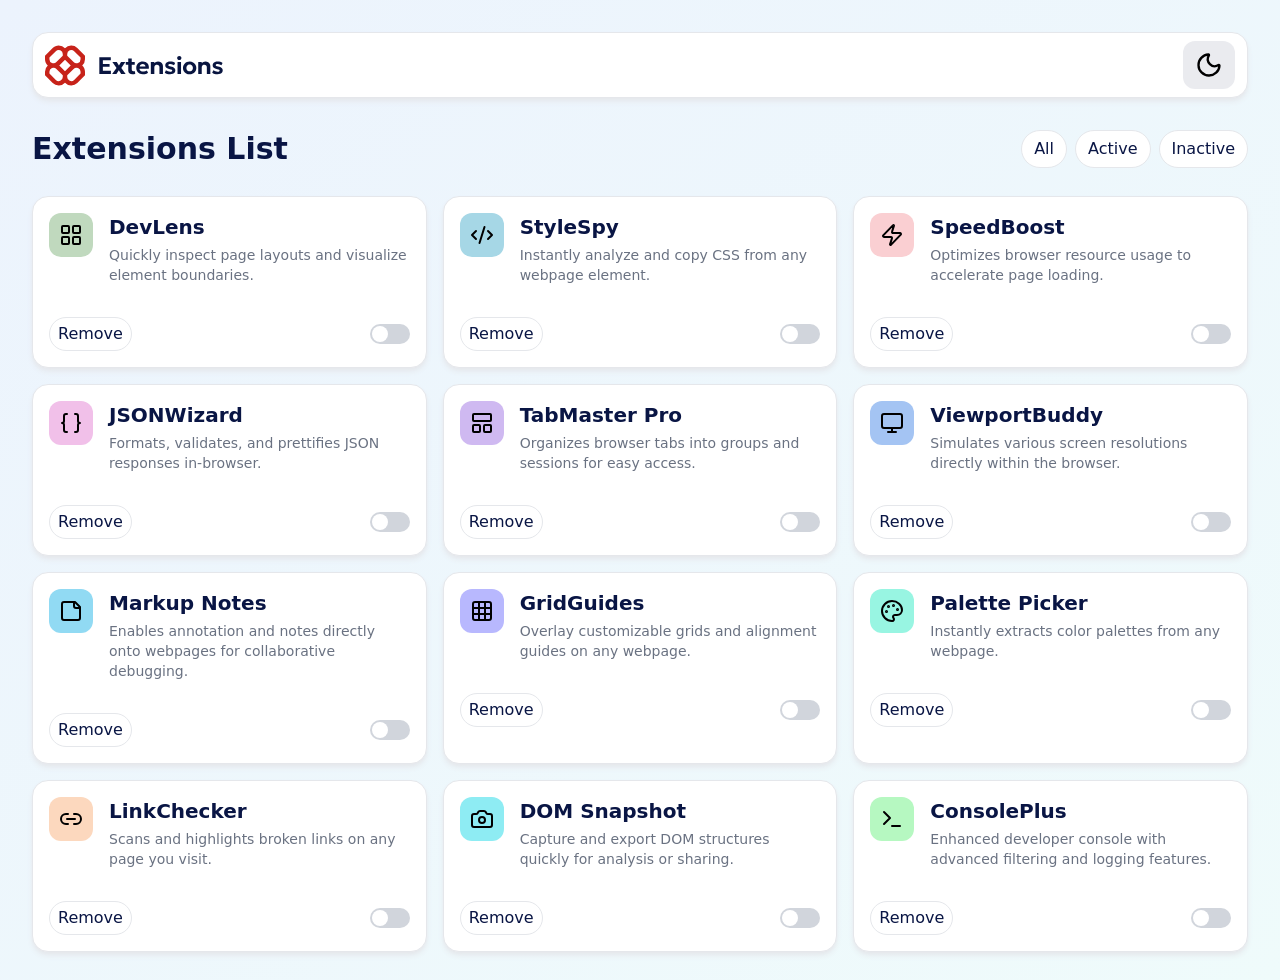
<file: src/index.html>
<!DOCTYPE html>
<html lang="en">
  <head>
    <meta charset="UTF-8" />
    <meta name="viewport" content="width=device-width, initial-scale=1.0" />
    <link
      rel="icon"
      type="image/png"
      sizes="32x32"
      href="./assets/images/favicon.png"
    />
    <link href="./output.css" rel="stylesheet" />
    <script src="./script.js" defer></script>
    <title>Aliyaser-Mousavi | Browser extensions manager UI</title>
    <style>
      .scale-0 {
        transform: scale(0);
      }
      .scale-100 {
        transform: scale(1);
      }
      #hover-bg {
        will-change: transform;
      }
      .ripple-bg {
        will-change: transform;
      }
      @keyframes bounceOutFade {
        0% {
          opacity: 1;
          transform: translateY(0) scale(1);
        }
        30% {
          transform: translateY(-10px) scale(1.03);
        }
        100% {
          opacity: 0;
          transform: translateY(40px) scale(0.8);
        }
      }
      .extension-card {
        transition: margin 0.4s ease;
      }
      .extension-card.removing {
        animation: bounceOutFade 0.6s cubic-bezier(0.22, 1, 0.36, 1) forwards;
        margin: 0;
      }
    </style>
  </head>
  <body
    class="min-h-screen bg-linear-to-br from-[#ECF3FD] to-[#EFFBFB] dark:from-[#060B1D] dark:to-[#0A1640]"
  >
    <header class="px-4 mx-auto max-w-7xl lg:px-8 md:px-6 sm:px-5">
      <div
        class="bg-white dark:bg-[#1F2535] flex items-center justify-between mt-8 py-2 px-3 rounded-2xl shadow-md shadow-gray-200 dark:shadow-gray-900 border border-gray-200 dark:border-gray-700"
      >
        <div>
          <img
            src="./assets/images/logo.svg"
            alt="Website logo"
            class="block dark:hidden max-w-[179px] h-[41px]"
          />
          <img
            src="./assets/images/logo.png"
            alt="Website logo"
            class="hidden dark:block max-w-[179px] h-[41px]"
          />
        </div>
        <div
          id="btn"
          class="relative inline-flex items-center justify-center overflow-hidden rounded-xl bg-gray-200/80 dark:bg-gray-400 p-2.5 cursor-pointer group"
        >
          <span
            id="hover-bg"
            class="absolute inset-0 transition-transform duration-500 scale-0 bg-gray-400 cursor-pointer pointer-events-none dark:bg-gray-600 rounded-xl"
          ></span>
          <button
            id="theme-toggle"
            class="relative z-10 flex items-center justify-center w-8 cursor-pointer 8"
          >
            <svg
              xmlns="http://www.w3.org/2000/svg"
              width="28"
              height="28"
              viewBox="0 0 24 24"
              fill="none"
              stroke="currentColor"
              stroke-width="2"
              stroke-linecap="round"
              stroke-linejoin="round"
              id="theme-toggle-light-icon"
              class="transition-colors duration-500 cursor-pointer group-hover:text-white dark:hidden"
            >
              <path
                d="M20.985 12.486a9 9 0 1 1-9.473-9.472c.405-.022.617.46.402.803a6 6 0 0 0 8.268 8.268c.344-.215.825-.004.803.401"
              />
            </svg>

            <svg
              xmlns="http://www.w3.org/2000/svg"
              width="28"
              height="28"
              viewBox="0 0 24 24"
              fill="none"
              stroke="currentColor"
              stroke-width="2"
              stroke-linecap="round"
              stroke-linejoin="round"
              id="theme-toggle-dark-icon"
              class="hidden transition-colors duration-500 cursor-pointer group-hover:text-white dark:block"
            >
              <circle cx="12" cy="12" r="4" />
              <path d="M12 2v2" />
              <path d="M12 20v2" />
              <path d="m4.93 4.93 1.41 1.41" />
              <path d="m17.66 17.66 1.41 1.41" />
              <path d="M2 12h2" />
              <path d="M20 12h2" />
              <path d="m6.34 17.66-1.41 1.41" />
              <path d="m19.07 4.93-1.41 1.41" />
            </svg>
          </button>
        </div>
      </div>
    </header>
    <section
      class="px-4 pt-4 mx-auto max-w-7xl lg:px-8 md:px-6 sm:px-5 lg:pt-8 md:pt-6"
    >
      <div
        class="flex flex-col items-center justify-between gap-4 sm:flex-row md:gap-6"
      >
        <div class="text-center sm:text-left">
          <h1
            class="text-[#091544] dark:text-white font-bold lg:text-3xl md:text-2xl text-xl"
          >
            Extensions List
          </h1>
        </div>
        <div
          class="flex flex-wrap items-center justify-center gap-2 md:justify-end"
        >
          <div
            class="ripple-btn relative inline-flex items-center justify-center overflow-hidden rounded-full border border-gray-200 dark:border-gray-700 dark:hover:border-gray-900 bg-white px-3 py-1.5 cursor-pointer dark:bg-[#2F364B] group"
          >
            <span
              class="absolute inset-0 transition-transform duration-500 scale-0 bg-[#C7291A] rounded-full"
            ></span>
            <a
              id="filter-all"
              href="#"
              class="relative z-10 text-[#091544] dark:text-white dark:group-hover:text-[#091544] font-medium group-hover:text-white transition-colors"
              >All</a
            >
          </div>
          <div
            class="ripple-btn relative inline-flex items-center justify-center overflow-hidden rounded-full border border-gray-200 dark:border-gray-700 dark:hover:border-gray-900 bg-white px-3 py-1.5 cursor-pointer dark:bg-[#2F364B] group"
          >
            <span
              class="absolute inset-0 transition-transform duration-500 scale-0 bg-[#C7291A] rounded-full"
            ></span>
            <a
              id="filter-active"
              href="#"
              class="relative z-10 text-[#091544] dark:text-white font-medium dark:group-hover:text-[#091544] group-hover:text-white transition-colors"
              >Active</a
            >
          </div>
          <div
            class="ripple-btn relative inline-flex items-center justify-center overflow-hidden rounded-full border border-gray-200 dark:border-gray-700 dark:hover:border-gray-900 bg-white px-3 py-1.5 cursor-pointer dark:bg-[#2F364B] group"
          >
            <span
              class="absolute inset-0 transition-transform duration-500 scale-0 bg-[#C7291A] rounded-full"
            ></span>
            <a
              id="filter-inactive"
              href="#"
              class="relative z-10 text-[#091544] dark:text-white dark:group-hover:text-[#091544] font-medium group-hover:text-white transition-colors"
              >Inactive</a
            >
          </div>
        </div>
      </div>
      <div
        class="grid justify-between grid-cols-1 gap-4 py-7 lg:grid-cols-3 sm:grid-cols-2"
      >
        <div
          data-id="1"
          class="bg-white dark:bg-[#1F2535] rounded-2xl shadow-md shadow-gray-200 dark:shadow-gray-900 border border-gray-200 dark:border-gray-700 extension-card"
        >
          <div class="flex items-start gap-4 p-4">
            <div class="bg-[#C0D9BE] p-2.5 rounded-xl">
              <svg
                xmlns="http://www.w3.org/2000/svg"
                width="24"
                height="24"
                viewBox="0 0 24 24"
                fill="none"
                stroke="currentColor"
                stroke-width="2"
                stroke-linecap="round"
                stroke-linejoin="round"
                class="lucide lucide-layout-grid-icon lucide-layout-grid"
              >
                <rect width="7" height="7" x="3" y="3" rx="1" />
                <rect width="7" height="7" x="14" y="3" rx="1" />
                <rect width="7" height="7" x="14" y="14" rx="1" />
                <rect width="7" height="7" x="3" y="14" rx="1" />
              </svg>
            </div>
            <div>
              <h2 class="text-[#091544] dark:text-white font-bold text-xl">
                DevLens
              </h2>
              <p class="pt-1 text-sm text-gray-500">
                Quickly inspect page layouts and visualize element boundaries.
              </p>
            </div>
          </div>
          <div class="flex items-end justify-between p-4">
            <div>
              <div
                class="ripple-btn relative inline-flex items-center justify-center overflow-hidden rounded-full border border-gray-200 dark:border-gray-700 dark:hover:border-gray-900 bg-white px-2 py-1 cursor-pointer dark:bg-[#2F364B] group"
              >
                <span
                  class="absolute inset-0 transition-transform duration-500 scale-0 bg-[#C7291A] rounded-full"
                ></span>
                <a
                  href="#"
                  class="relative z-10 text-[#091544] dark:text-white font-medium dark:group-hover:text-[#091544] group-hover:text-white transition-colors remove-btn"
                  >Remove</a
                >
              </div>
            </div>
            <div>
              <label class="relative inline-flex items-center cursor-pointer">
                <input type="checkbox" class="sr-only peer" />
                <div
                  class="w-10 h-5 transition-colors duration-300 bg-gray-300 rounded-full peer peer-checked:bg-red-600"
                ></div>
                <div
                  class="absolute left-0.5 top-0.5 w-4 h-4 bg-white rounded-full transition-transform duration-300 peer-checked:translate-x-5"
                ></div>
              </label>
            </div>
          </div>
        </div>
        <div
          data-id="2"
          class="bg-white dark:bg-[#1F2535] rounded-2xl shadow-md shadow-gray-200 dark:shadow-gray-900 border border-gray-200 dark:border-gray-700 extension-card"
        >
          <div class="flex items-start gap-4 p-4">
            <div class="bg-[#A6D7E6] p-2.5 rounded-xl">
              <svg
                xmlns="http://www.w3.org/2000/svg"
                width="24"
                height="24"
                viewBox="0 0 24 24"
                fill="none"
                stroke="currentColor"
                stroke-width="2"
                stroke-linecap="round"
                stroke-linejoin="round"
                class="lucide lucide-code-xml-icon lucide-code-xml"
              >
                <path d="m18 16 4-4-4-4" />
                <path d="m6 8-4 4 4 4" />
                <path d="m14.5 4-5 16" />
              </svg>
            </div>
            <div>
              <h2 class="text-[#091544] dark:text-white font-bold text-xl">
                StyleSpy
              </h2>
              <p class="pt-1 text-sm text-gray-500">
                Instantly analyze and copy CSS from any webpage element.
              </p>
            </div>
          </div>
          <div class="flex items-end justify-between p-4">
            <div>
              <div
                class="ripple-btn relative inline-flex items-center justify-center overflow-hidden rounded-full border border-gray-200 dark:border-gray-700 dark:hover:border-gray-900 bg-white px-2 py-1 cursor-pointer dark:bg-[#2F364B] group"
              >
                <span
                  class="absolute inset-0 transition-transform duration-500 scale-0 bg-[#C7291A] rounded-full"
                ></span>
                <a
                  href="#"
                  class="relative z-10 text-[#091544] dark:text-white font-medium dark:group-hover:text-[#091544] group-hover:text-white transition-colors remove-btn"
                  >Remove</a
                >
              </div>
            </div>
            <div>
              <label class="relative inline-flex items-center cursor-pointer">
                <input type="checkbox" class="sr-only peer" />
                <div
                  class="w-10 h-5 transition-colors duration-300 bg-gray-300 rounded-full peer peer-checked:bg-red-600"
                ></div>
                <div
                  class="absolute left-0.5 top-0.5 w-4 h-4 bg-white rounded-full transition-transform duration-300 peer-checked:translate-x-5"
                ></div>
              </label>
            </div>
          </div>
        </div>
        <div
          data-id="3"
          class="bg-white dark:bg-[#1F2535] rounded-2xl shadow-md shadow-gray-200 dark:shadow-gray-900 border border-gray-200 dark:border-gray-700 extension-card"
        >
          <div class="flex items-start gap-4 p-4">
            <div class="bg-[#FACFD2] p-2.5 rounded-xl">
              <svg
                xmlns="http://www.w3.org/2000/svg"
                width="24"
                height="24"
                viewBox="0 0 24 24"
                fill="none"
                stroke="currentColor"
                stroke-width="2"
                stroke-linecap="round"
                stroke-linejoin="round"
                class="lucide lucide-zap-icon lucide-zap"
              >
                <path
                  d="M4 14a1 1 0 0 1-.78-1.63l9.9-10.2a.5.5 0 0 1 .86.46l-1.92 6.02A1 1 0 0 0 13 10h7a1 1 0 0 1 .78 1.63l-9.9 10.2a.5.5 0 0 1-.86-.46l1.92-6.02A1 1 0 0 0 11 14z"
                />
              </svg>
            </div>
            <div>
              <h2 class="text-[#091544] dark:text-white font-bold text-xl">
                SpeedBoost
              </h2>
              <p class="pt-1 text-sm text-gray-500">
                Optimizes browser resource usage to accelerate page loading.
              </p>
            </div>
          </div>
          <div class="flex items-end justify-between p-4">
            <div>
              <div
                class="ripple-btn relative inline-flex items-center justify-center overflow-hidden rounded-full border border-gray-200 dark:border-gray-700 dark:hover:border-gray-900 bg-white px-2 py-1 cursor-pointer dark:bg-[#2F364B] group"
              >
                <span
                  class="absolute inset-0 transition-transform duration-500 scale-0 bg-[#C7291A] rounded-full"
                ></span>
                <a
                  href="#"
                  class="relative z-10 text-[#091544] dark:text-white font-medium dark:group-hover:text-[#091544] group-hover:text-white transition-colors remove-btn"
                  >Remove</a
                >
              </div>
            </div>
            <div>
              <label class="relative inline-flex items-center cursor-pointer">
                <input type="checkbox" class="sr-only peer" />
                <div
                  class="w-10 h-5 transition-colors duration-300 bg-gray-300 rounded-full peer peer-checked:bg-red-600"
                ></div>
                <div
                  class="absolute left-0.5 top-0.5 w-4 h-4 bg-white rounded-full transition-transform duration-300 peer-checked:translate-x-5"
                ></div>
              </label>
            </div>
          </div>
        </div>
        <div
          data-id="4"
          class="bg-white dark:bg-[#1F2535] rounded-2xl shadow-md shadow-gray-200 dark:shadow-gray-900 border border-gray-200 dark:border-gray-700 extension-card"
        >
          <div class="flex items-start gap-4 p-4">
            <div class="bg-[#F1C0E9] p-2.5 rounded-xl">
              <svg
                xmlns="http://www.w3.org/2000/svg"
                width="24"
                height="24"
                viewBox="0 0 24 24"
                fill="none"
                stroke="currentColor"
                stroke-width="2"
                stroke-linecap="round"
                stroke-linejoin="round"
                class="lucide lucide-braces-icon lucide-braces"
              >
                <path
                  d="M8 3H7a2 2 0 0 0-2 2v5a2 2 0 0 1-2 2 2 2 0 0 1 2 2v5c0 1.1.9 2 2 2h1"
                />
                <path
                  d="M16 21h1a2 2 0 0 0 2-2v-5c0-1.1.9-2 2-2a2 2 0 0 1-2-2V5a2 2 0 0 0-2-2h-1"
                />
              </svg>
            </div>
            <div>
              <h2 class="text-[#091544] dark:text-white font-bold text-xl">
                JSONWizard
              </h2>
              <p class="pt-1 text-sm text-gray-500">
                Formats, validates, and prettifies JSON responses in-browser.
              </p>
            </div>
          </div>
          <div class="flex items-end justify-between p-4">
            <div>
              <div
                class="ripple-btn relative inline-flex items-center justify-center overflow-hidden rounded-full border border-gray-200 dark:border-gray-700 dark:hover:border-gray-900 bg-white px-2 py-1 cursor-pointer dark:bg-[#2F364B] group"
              >
                <span
                  class="absolute inset-0 transition-transform duration-500 scale-0 bg-[#C7291A] rounded-full"
                ></span>
                <a
                  href="#"
                  class="relative z-10 text-[#091544] dark:text-white font-medium dark:group-hover:text-[#091544] group-hover:text-white transition-colors remove-btn"
                  >Remove</a
                >
              </div>
            </div>
            <div>
              <label class="relative inline-flex items-center cursor-pointer">
                <input type="checkbox" class="sr-only peer" />
                <div
                  class="w-10 h-5 transition-colors duration-300 bg-gray-300 rounded-full peer peer-checked:bg-red-600"
                ></div>
                <div
                  class="absolute left-0.5 top-0.5 w-4 h-4 bg-white rounded-full transition-transform duration-300 peer-checked:translate-x-5"
                ></div>
              </label>
            </div>
          </div>
        </div>
        <div
          data-id="5"
          class="bg-white dark:bg-[#1F2535] rounded-2xl shadow-md shadow-gray-200 dark:shadow-gray-900 border border-gray-200 dark:border-gray-700 extension-card"
        >
          <div class="flex items-start gap-4 p-4">
            <div class="bg-[#CFB9F1] p-2.5 rounded-xl">
              <svg
                xmlns="http://www.w3.org/2000/svg"
                width="24"
                height="24"
                viewBox="0 0 24 24"
                fill="none"
                stroke="currentColor"
                stroke-width="2"
                stroke-linecap="round"
                stroke-linejoin="round"
                class="lucide lucide-layout-panel-top-icon lucide-layout-panel-top"
              >
                <rect width="18" height="7" x="3" y="3" rx="1" />
                <rect width="7" height="7" x="3" y="14" rx="1" />
                <rect width="7" height="7" x="14" y="14" rx="1" />
              </svg>
            </div>
            <div>
              <h2 class="text-[#091544] dark:text-white font-bold text-xl">
                TabMaster Pro
              </h2>
              <p class="pt-1 text-sm text-gray-500">
                Organizes browser tabs into groups and sessions for easy access.
              </p>
            </div>
          </div>
          <div class="flex items-end justify-between p-4">
            <div>
              <div
                class="ripple-btn relative inline-flex items-center justify-center overflow-hidden rounded-full border border-gray-200 dark:border-gray-700 dark:hover:border-gray-900 bg-white px-2 py-1 cursor-pointer dark:bg-[#2F364B] group"
              >
                <span
                  class="absolute inset-0 transition-transform duration-500 scale-0 bg-[#C7291A] rounded-full"
                ></span>
                <a
                  href="#"
                  class="relative z-10 text-[#091544] dark:text-white font-medium dark:group-hover:text-[#091544] group-hover:text-white transition-colors remove-btn"
                  >Remove</a
                >
              </div>
            </div>
            <div>
              <label class="relative inline-flex items-center cursor-pointer">
                <input type="checkbox" class="sr-only peer" />
                <div
                  class="w-10 h-5 transition-colors duration-300 bg-gray-300 rounded-full peer peer-checked:bg-red-600"
                ></div>
                <div
                  class="absolute left-0.5 top-0.5 w-4 h-4 bg-white rounded-full transition-transform duration-300 peer-checked:translate-x-5"
                ></div>
              </label>
            </div>
          </div>
        </div>
        <div
          data-id="6"
          class="bg-white dark:bg-[#1F2535] rounded-2xl shadow-md shadow-gray-200 dark:shadow-gray-900 border border-gray-200 dark:border-gray-700 extension-card"
        >
          <div class="flex items-start gap-4 p-4">
            <div class="bg-[#A4C4F3] p-2.5 rounded-xl">
              <svg
                xmlns="http://www.w3.org/2000/svg"
                width="24"
                height="24"
                viewBox="0 0 24 24"
                fill="none"
                stroke="currentColor"
                stroke-width="2"
                stroke-linecap="round"
                stroke-linejoin="round"
                class="lucide lucide-monitor-icon lucide-monitor"
              >
                <rect width="20" height="14" x="2" y="3" rx="2" />
                <line x1="8" x2="16" y1="21" y2="21" />
                <line x1="12" x2="12" y1="17" y2="21" />
              </svg>
            </div>
            <div>
              <h2 class="text-[#091544] dark:text-white font-bold text-xl">
                ViewportBuddy
              </h2>
              <p class="pt-1 text-sm text-gray-500">
                Simulates various screen resolutions directly within the
                browser.
              </p>
            </div>
          </div>
          <div class="flex items-end justify-between p-4">
            <div>
              <div
                class="ripple-btn relative inline-flex items-center justify-center overflow-hidden rounded-full border border-gray-200 dark:border-gray-700 dark:hover:border-gray-900 bg-white px-2 py-1 cursor-pointer dark:bg-[#2F364B] group"
              >
                <span
                  class="absolute inset-0 transition-transform duration-500 scale-0 bg-[#C7291A] rounded-full"
                ></span>
                <a
                  href="#"
                  class="relative z-10 text-[#091544] dark:text-white font-medium dark:group-hover:text-[#091544] group-hover:text-white transition-colors remove-btn"
                  >Remove</a
                >
              </div>
            </div>
            <div>
              <label class="relative inline-flex items-center cursor-pointer">
                <input type="checkbox" class="sr-only peer" />
                <div
                  class="w-10 h-5 transition-colors duration-300 bg-gray-300 rounded-full peer peer-checked:bg-red-600"
                ></div>
                <div
                  class="absolute left-0.5 top-0.5 w-4 h-4 bg-white rounded-full transition-transform duration-300 peer-checked:translate-x-5"
                ></div>
              </label>
            </div>
          </div>
        </div>
        <div
          data-id="7"
          class="bg-white dark:bg-[#1F2535] rounded-2xl shadow-md shadow-gray-200 dark:shadow-gray-900 border border-gray-200 dark:border-gray-700 extension-card"
        >
          <div class="flex items-start gap-4 p-4">
            <div class="bg-[#91DAF3] p-2.5 rounded-xl">
              <svg
                xmlns="http://www.w3.org/2000/svg"
                width="24"
                height="24"
                viewBox="0 0 24 24"
                fill="none"
                stroke="currentColor"
                stroke-width="2"
                stroke-linecap="round"
                stroke-linejoin="round"
                class="lucide lucide-sticky-note-icon lucide-sticky-note"
              >
                <path
                  d="M16 3H5a2 2 0 0 0-2 2v14a2 2 0 0 0 2 2h14a2 2 0 0 0 2-2V8Z"
                />
                <path d="M15 3v4a2 2 0 0 0 2 2h4" />
              </svg>
            </div>
            <div>
              <h2 class="text-[#091544] dark:text-white font-bold text-xl">
                Markup Notes
              </h2>
              <p class="pt-1 text-sm text-gray-500">
                Enables annotation and notes directly onto webpages for
                collaborative debugging.
              </p>
            </div>
          </div>
          <div class="flex items-end justify-between p-4">
            <div>
              <div
                class="ripple-btn relative inline-flex items-center justify-center overflow-hidden rounded-full border border-gray-200 dark:border-gray-700 dark:hover:border-gray-900 bg-white px-2 py-1 cursor-pointer dark:bg-[#2F364B] group"
              >
                <span
                  class="absolute inset-0 transition-transform duration-500 scale-0 bg-[#C7291A] rounded-full"
                ></span>
                <a
                  href="#"
                  class="relative z-10 text-[#091544] dark:text-white font-medium dark:group-hover:text-[#091544] group-hover:text-white transition-colors remove-btn"
                  >Remove</a
                >
              </div>
            </div>
            <div>
              <label class="relative inline-flex items-center cursor-pointer">
                <input type="checkbox" class="sr-only peer" />
                <div
                  class="w-10 h-5 transition-colors duration-300 bg-gray-300 rounded-full peer peer-checked:bg-red-600"
                ></div>
                <div
                  class="absolute left-0.5 top-0.5 w-4 h-4 bg-white rounded-full transition-transform duration-300 peer-checked:translate-x-5"
                ></div>
              </label>
            </div>
          </div>
        </div>
        <div
          data-id="8"
          class="bg-white dark:bg-[#1F2535] rounded-2xl shadow-md shadow-gray-200 dark:shadow-gray-900 border border-gray-200 dark:border-gray-700 extension-card"
        >
          <div class="flex items-start gap-4 p-4">
            <div class="bg-[#B8B8FE] p-2.5 rounded-xl">
              <svg
                xmlns="http://www.w3.org/2000/svg"
                width="24"
                height="24"
                viewBox="0 0 24 24"
                fill="none"
                stroke="currentColor"
                stroke-width="2"
                stroke-linecap="round"
                stroke-linejoin="round"
                class="lucide lucide-grid3x3-icon lucide-grid-3x3"
              >
                <rect width="18" height="18" x="3" y="3" rx="2" />
                <path d="M3 9h18" />
                <path d="M3 15h18" />
                <path d="M9 3v18" />
                <path d="M15 3v18" />
              </svg>
            </div>
            <div>
              <h2 class="text-[#091544] dark:text-white font-bold text-xl">
                GridGuides
              </h2>
              <p class="pt-1 text-sm text-gray-500">
                Overlay customizable grids and alignment guides on any webpage.
              </p>
            </div>
          </div>
          <div class="flex items-end justify-between p-4">
            <div>
              <div
                class="ripple-btn relative inline-flex items-center justify-center overflow-hidden rounded-full border border-gray-200 dark:border-gray-700 dark:hover:border-gray-900 bg-white px-2 py-1 cursor-pointer dark:bg-[#2F364B] group"
              >
                <span
                  class="absolute inset-0 transition-transform duration-500 scale-0 bg-[#C7291A] rounded-full"
                ></span>
                <a
                  href="#"
                  class="relative z-10 text-[#091544] dark:text-white font-medium dark:group-hover:text-[#091544] group-hover:text-white transition-colors remove-btn"
                  >Remove</a
                >
              </div>
            </div>
            <div>
              <label class="relative inline-flex items-center cursor-pointer">
                <input type="checkbox" class="sr-only peer" />
                <div
                  class="w-10 h-5 transition-colors duration-300 bg-gray-300 rounded-full peer peer-checked:bg-red-600"
                ></div>
                <div
                  class="absolute left-0.5 top-0.5 w-4 h-4 bg-white rounded-full transition-transform duration-300 peer-checked:translate-x-5"
                ></div>
              </label>
            </div>
          </div>
        </div>
        <div
          data-id="9"
          class="bg-white dark:bg-[#1F2535] rounded-2xl shadow-md shadow-gray-200 dark:shadow-gray-900 border border-gray-200 dark:border-gray-700 extension-card"
        >
          <div class="flex items-start gap-4 p-4">
            <div class="bg-[#98F5E2] p-2.5 rounded-xl">
              <svg
                xmlns="http://www.w3.org/2000/svg"
                width="24"
                height="24"
                viewBox="0 0 24 24"
                fill="none"
                stroke="currentColor"
                stroke-width="2"
                stroke-linecap="round"
                stroke-linejoin="round"
                class="lucide lucide-palette-icon lucide-palette"
              >
                <path
                  d="M12 22a1 1 0 0 1 0-20 10 9 0 0 1 10 9 5 5 0 0 1-5 5h-2.25a1.75 1.75 0 0 0-1.4 2.8l.3.4a1.75 1.75 0 0 1-1.4 2.8z"
                />
                <circle cx="13.5" cy="6.5" r=".5" fill="currentColor" />
                <circle cx="17.5" cy="10.5" r=".5" fill="currentColor" />
                <circle cx="6.5" cy="12.5" r=".5" fill="currentColor" />
                <circle cx="8.5" cy="7.5" r=".5" fill="currentColor" />
              </svg>
            </div>
            <div>
              <h2 class="text-[#091544] dark:text-white font-bold text-xl">
                Palette Picker
              </h2>
              <p class="pt-1 text-sm text-gray-500">
                Instantly extracts color palettes from any webpage.
              </p>
            </div>
          </div>
          <div class="flex items-end justify-between p-4">
            <div>
              <div
                class="ripple-btn relative inline-flex items-center justify-center overflow-hidden rounded-full border border-gray-200 dark:border-gray-700 dark:hover:border-gray-900 bg-white px-2 py-1 cursor-pointer dark:bg-[#2F364B] group"
              >
                <span
                  class="absolute inset-0 transition-transform duration-500 scale-0 bg-[#C7291A] rounded-full"
                ></span>
                <a
                  href="#"
                  class="relative z-10 text-[#091544] dark:text-white font-medium dark:group-hover:text-[#091544] group-hover:text-white transition-colors remove-btn"
                  >Remove</a
                >
              </div>
            </div>
            <div>
              <label class="relative inline-flex items-center cursor-pointer">
                <input type="checkbox" class="sr-only peer" />
                <div
                  class="w-10 h-5 transition-colors duration-300 bg-gray-300 rounded-full peer peer-checked:bg-red-600"
                ></div>
                <div
                  class="absolute left-0.5 top-0.5 w-4 h-4 bg-white rounded-full transition-transform duration-300 peer-checked:translate-x-5"
                ></div>
              </label>
            </div>
          </div>
        </div>
        <div
          data-id="10"
          class="bg-white dark:bg-[#1F2535] rounded-2xl shadow-md shadow-gray-200 dark:shadow-gray-900 border border-gray-200 dark:border-gray-700 extension-card"
        >
          <div class="flex items-start gap-4 p-4">
            <div class="bg-[#FCD8BE] p-2.5 rounded-xl">
              <svg
                xmlns="http://www.w3.org/2000/svg"
                width="24"
                height="24"
                viewBox="0 0 24 24"
                fill="none"
                stroke="currentColor"
                stroke-width="2"
                stroke-linecap="round"
                stroke-linejoin="round"
                class="lucide lucide-link2-icon lucide-link-2"
              >
                <path d="M9 17H7A5 5 0 0 1 7 7h2" />
                <path d="M15 7h2a5 5 0 1 1 0 10h-2" />
                <line x1="8" x2="16" y1="12" y2="12" />
              </svg>
            </div>
            <div>
              <h2 class="text-[#091544] dark:text-white font-bold text-xl">
                LinkChecker
              </h2>
              <p class="pt-1 text-sm text-gray-500">
                Scans and highlights broken links on any page you visit.
              </p>
            </div>
          </div>
          <div class="flex items-end justify-between p-4">
            <div>
              <div
                class="ripple-btn relative inline-flex items-center justify-center overflow-hidden rounded-full border border-gray-200 dark:border-gray-700 dark:hover:border-gray-900 bg-white px-2 py-1 cursor-pointer dark:bg-[#2F364B] group"
              >
                <span
                  class="absolute inset-0 transition-transform duration-500 scale-0 bg-[#C7291A] rounded-full"
                ></span>
                <a
                  href="#"
                  class="relative z-10 text-[#091544] dark:text-white font-medium dark:group-hover:text-[#091544] group-hover:text-white transition-colors remove-btn"
                  >Remove</a
                >
              </div>
            </div>
            <div>
              <label class="relative inline-flex items-center cursor-pointer">
                <input type="checkbox" class="sr-only peer" />
                <div
                  class="w-10 h-5 transition-colors duration-300 bg-gray-300 rounded-full peer peer-checked:bg-red-600"
                ></div>
                <div
                  class="absolute left-0.5 top-0.5 w-4 h-4 bg-white rounded-full transition-transform duration-300 peer-checked:translate-x-5"
                ></div>
              </label>
            </div>
          </div>
        </div>
        <div
          data-id="11"
          class="bg-white dark:bg-[#1F2535] rounded-2xl shadow-md shadow-gray-200 dark:shadow-gray-900 border border-gray-200 dark:border-gray-700 extension-card"
        >
          <div class="flex items-start gap-4 p-4">
            <div class="bg-[#8EECF3] p-2.5 rounded-xl">
              <svg
                xmlns="http://www.w3.org/2000/svg"
                width="24"
                height="24"
                viewBox="0 0 24 24"
                fill="none"
                stroke="currentColor"
                stroke-width="2"
                stroke-linecap="round"
                stroke-linejoin="round"
                class="lucide lucide-camera-icon lucide-camera"
              >
                <path
                  d="M13.997 4a2 2 0 0 1 1.76 1.05l.486.9A2 2 0 0 0 18.003 7H20a2 2 0 0 1 2 2v9a2 2 0 0 1-2 2H4a2 2 0 0 1-2-2V9a2 2 0 0 1 2-2h1.997a2 2 0 0 0 1.759-1.048l.489-.904A2 2 0 0 1 10.004 4z"
                />
                <circle cx="12" cy="13" r="3" />
              </svg>
            </div>
            <div>
              <h2 class="text-[#091544] dark:text-white font-bold text-xl">
                DOM Snapshot
              </h2>
              <p class="pt-1 text-sm text-gray-500">
                Capture and export DOM structures quickly for analysis or
                sharing.
              </p>
            </div>
          </div>
          <div class="flex items-end justify-between p-4">
            <div>
              <div
                class="ripple-btn relative inline-flex items-center justify-center overflow-hidden rounded-full border border-gray-200 dark:border-gray-700 dark:hover:border-gray-900 bg-white px-2 py-1 cursor-pointer dark:bg-[#2F364B] group"
              >
                <span
                  class="absolute inset-0 transition-transform duration-500 scale-0 bg-[#C7291A] rounded-full"
                ></span>
                <a
                  href="#"
                  class="relative z-10 text-[#091544] dark:text-white font-medium dark:group-hover:text-[#091544] group-hover:text-white transition-colors remove-btn"
                  >Remove</a
                >
              </div>
            </div>
            <div>
              <label class="relative inline-flex items-center cursor-pointer">
                <input type="checkbox" class="sr-only peer" />
                <div
                  class="w-10 h-5 transition-colors duration-300 bg-gray-300 rounded-full peer peer-checked:bg-red-600"
                ></div>
                <div
                  class="absolute left-0.5 top-0.5 w-4 h-4 bg-white rounded-full transition-transform duration-300 peer-checked:translate-x-5"
                ></div>
              </label>
            </div>
          </div>
        </div>
        <div
          data-id="12"
          class="bg-white dark:bg-[#1F2535] rounded-2xl shadow-md shadow-gray-200 dark:shadow-gray-900 border border-gray-200 dark:border-gray-700 extension-card"
        >
          <div class="flex items-start gap-4 p-4">
            <div class="bg-[#B6F8C1] p-2.5 rounded-xl">
              <svg
                xmlns="http://www.w3.org/2000/svg"
                width="24"
                height="24"
                viewBox="0 0 24 24"
                fill="none"
                stroke="currentColor"
                stroke-width="2"
                stroke-linecap="round"
                stroke-linejoin="round"
                class="lucide lucide-terminal-icon lucide-terminal"
              >
                <path d="M12 19h8" />
                <path d="m4 17 6-6-6-6" />
              </svg>
            </div>
            <div>
              <h2 class="text-[#091544] dark:text-white font-bold text-xl">
                ConsolePlus
              </h2>
              <p class="pt-1 text-sm text-gray-500">
                Enhanced developer console with advanced filtering and logging
                features.
              </p>
            </div>
          </div>
          <div class="flex items-end justify-between p-4">
            <div>
              <div
                class="ripple-btn relative inline-flex items-center justify-center overflow-hidden rounded-full border border-gray-200 dark:border-gray-700 dark:hover:border-gray-900 bg-white px-2 py-1 cursor-pointer dark:bg-[#2F364B] group"
              >
                <span
                  class="absolute inset-0 transition-transform duration-500 scale-0 bg-[#C7291A] rounded-full"
                ></span>
                <a
                  href="#"
                  class="relative z-10 text-[#091544] dark:text-white font-medium dark:group-hover:text-[#091544] group-hover:text-white transition-colors remove-btn"
                  >Remove</a
                >
              </div>
            </div>
            <div>
              <label class="relative inline-flex items-center cursor-pointer">
                <input type="checkbox" class="sr-only peer" />
                <div
                  class="w-10 h-5 transition-colors duration-300 bg-gray-300 rounded-full peer peer-checked:bg-red-600"
                ></div>
                <div
                  class="absolute left-0.5 top-0.5 w-4 h-4 bg-white rounded-full transition-transform duration-300 peer-checked:translate-x-5"
                ></div>
              </label>
            </div>
          </div>
        </div>
      </div>
    </section>
  </body>
</html>
</file>
<file: src/output.css>
/*! tailwindcss v4.1.15 | MIT License | https://tailwindcss.com */
@layer properties;
@layer theme, base, components, utilities;
@layer theme {
  :root, :host {
    --font-sans: ui-sans-serif, system-ui, sans-serif, "Apple Color Emoji",
      "Segoe UI Emoji", "Segoe UI Symbol", "Noto Color Emoji";
    --font-mono: ui-monospace, SFMono-Regular, Menlo, Monaco, Consolas, "Liberation Mono",
      "Courier New", monospace;
    --color-red-600: oklch(57.7% 0.245 27.325);
    --color-gray-200: oklch(92.8% 0.006 264.531);
    --color-gray-300: oklch(87.2% 0.01 258.338);
    --color-gray-400: oklch(70.7% 0.022 261.325);
    --color-gray-500: oklch(55.1% 0.027 264.364);
    --color-gray-600: oklch(44.6% 0.03 256.802);
    --color-gray-700: oklch(37.3% 0.034 259.733);
    --color-gray-900: oklch(21% 0.034 264.665);
    --color-white: #fff;
    --spacing: 0.25rem;
    --container-7xl: 80rem;
    --text-sm: 0.875rem;
    --text-sm--line-height: calc(1.25 / 0.875);
    --text-xl: 1.25rem;
    --text-xl--line-height: calc(1.75 / 1.25);
    --text-2xl: 1.5rem;
    --text-2xl--line-height: calc(2 / 1.5);
    --text-3xl: 1.875rem;
    --text-3xl--line-height: calc(2.25 / 1.875);
    --font-weight-medium: 500;
    --font-weight-bold: 700;
    --radius-xl: 0.75rem;
    --radius-2xl: 1rem;
    --default-transition-duration: 150ms;
    --default-transition-timing-function: cubic-bezier(0.4, 0, 0.2, 1);
    --default-font-family: var(--font-sans);
    --default-mono-font-family: var(--font-mono);
  }
}
@layer base {
  *, ::after, ::before, ::backdrop, ::file-selector-button {
    box-sizing: border-box;
    margin: 0;
    padding: 0;
    border: 0 solid;
  }
  html, :host {
    line-height: 1.5;
    -webkit-text-size-adjust: 100%;
    tab-size: 4;
    font-family: var(--default-font-family, ui-sans-serif, system-ui, sans-serif, "Apple Color Emoji", "Segoe UI Emoji", "Segoe UI Symbol", "Noto Color Emoji");
    font-feature-settings: var(--default-font-feature-settings, normal);
    font-variation-settings: var(--default-font-variation-settings, normal);
    -webkit-tap-highlight-color: transparent;
  }
  hr {
    height: 0;
    color: inherit;
    border-top-width: 1px;
  }
  abbr:where([title]) {
    -webkit-text-decoration: underline dotted;
    text-decoration: underline dotted;
  }
  h1, h2, h3, h4, h5, h6 {
    font-size: inherit;
    font-weight: inherit;
  }
  a {
    color: inherit;
    -webkit-text-decoration: inherit;
    text-decoration: inherit;
  }
  b, strong {
    font-weight: bolder;
  }
  code, kbd, samp, pre {
    font-family: var(--default-mono-font-family, ui-monospace, SFMono-Regular, Menlo, Monaco, Consolas, "Liberation Mono", "Courier New", monospace);
    font-feature-settings: var(--default-mono-font-feature-settings, normal);
    font-variation-settings: var(--default-mono-font-variation-settings, normal);
    font-size: 1em;
  }
  small {
    font-size: 80%;
  }
  sub, sup {
    font-size: 75%;
    line-height: 0;
    position: relative;
    vertical-align: baseline;
  }
  sub {
    bottom: -0.25em;
  }
  sup {
    top: -0.5em;
  }
  table {
    text-indent: 0;
    border-color: inherit;
    border-collapse: collapse;
  }
  :-moz-focusring {
    outline: auto;
  }
  progress {
    vertical-align: baseline;
  }
  summary {
    display: list-item;
  }
  ol, ul, menu {
    list-style: none;
  }
  img, svg, video, canvas, audio, iframe, embed, object {
    display: block;
    vertical-align: middle;
  }
  img, video {
    max-width: 100%;
    height: auto;
  }
  button, input, select, optgroup, textarea, ::file-selector-button {
    font: inherit;
    font-feature-settings: inherit;
    font-variation-settings: inherit;
    letter-spacing: inherit;
    color: inherit;
    border-radius: 0;
    background-color: transparent;
    opacity: 1;
  }
  :where(select:is([multiple], [size])) optgroup {
    font-weight: bolder;
  }
  :where(select:is([multiple], [size])) optgroup option {
    padding-inline-start: 20px;
  }
  ::file-selector-button {
    margin-inline-end: 4px;
  }
  ::placeholder {
    opacity: 1;
  }
  @supports (not (-webkit-appearance: -apple-pay-button))  or (contain-intrinsic-size: 1px) {
    ::placeholder {
      color: currentcolor;
      @supports (color: color-mix(in lab, red, red)) {
        & {
          color: color-mix(in oklab, currentcolor 50%, transparent);
        }
      }
    }
  }
  textarea {
    resize: vertical;
  }
  ::-webkit-search-decoration {
    -webkit-appearance: none;
  }
  ::-webkit-date-and-time-value {
    min-height: 1lh;
    text-align: inherit;
  }
  ::-webkit-datetime-edit {
    display: inline-flex;
  }
  ::-webkit-datetime-edit-fields-wrapper {
    padding: 0;
  }
  ::-webkit-datetime-edit, ::-webkit-datetime-edit-year-field, ::-webkit-datetime-edit-month-field, ::-webkit-datetime-edit-day-field, ::-webkit-datetime-edit-hour-field, ::-webkit-datetime-edit-minute-field, ::-webkit-datetime-edit-second-field, ::-webkit-datetime-edit-millisecond-field, ::-webkit-datetime-edit-meridiem-field {
    padding-block: 0;
  }
  ::-webkit-calendar-picker-indicator {
    line-height: 1;
  }
  :-moz-ui-invalid {
    box-shadow: none;
  }
  button, input:where([type="button"], [type="reset"], [type="submit"]), ::file-selector-button {
    appearance: button;
  }
  ::-webkit-inner-spin-button, ::-webkit-outer-spin-button {
    height: auto;
  }
  [hidden]:where(:not([hidden="until-found"])) {
    display: none !important;
  }
}
@layer utilities {
  .pointer-events-none {
    pointer-events: none;
  }
  .sr-only {
    position: absolute;
    width: 1px;
    height: 1px;
    padding: 0;
    margin: -1px;
    overflow: hidden;
    clip-path: inset(50%);
    white-space: nowrap;
    border-width: 0;
  }
  .absolute {
    position: absolute;
  }
  .relative {
    position: relative;
  }
  .static {
    position: static;
  }
  .inset-0 {
    inset: calc(var(--spacing) * 0);
  }
  .top-0\.5 {
    top: calc(var(--spacing) * 0.5);
  }
  .left-0\.5 {
    left: calc(var(--spacing) * 0.5);
  }
  .z-10 {
    z-index: 10;
  }
  .mx-auto {
    margin-inline: auto;
  }
  .mt-8 {
    margin-top: calc(var(--spacing) * 8);
  }
  .block {
    display: block;
  }
  .flex {
    display: flex;
  }
  .grid {
    display: grid;
  }
  .hidden {
    display: none;
  }
  .inline-flex {
    display: inline-flex;
  }
  .h-4 {
    height: calc(var(--spacing) * 4);
  }
  .h-5 {
    height: calc(var(--spacing) * 5);
  }
  .h-\[41px\] {
    height: 41px;
  }
  .min-h-screen {
    min-height: 100vh;
  }
  .w-4 {
    width: calc(var(--spacing) * 4);
  }
  .w-8 {
    width: calc(var(--spacing) * 8);
  }
  .w-10 {
    width: calc(var(--spacing) * 10);
  }
  .max-w-7xl {
    max-width: var(--container-7xl);
  }
  .max-w-\[179px\] {
    max-width: 179px;
  }
  .scale-0 {
    --tw-scale-x: 0%;
    --tw-scale-y: 0%;
    --tw-scale-z: 0%;
    scale: var(--tw-scale-x) var(--tw-scale-y);
  }
  .scale-100 {
    --tw-scale-x: 100%;
    --tw-scale-y: 100%;
    --tw-scale-z: 100%;
    scale: var(--tw-scale-x) var(--tw-scale-y);
  }
  .transform {
    transform: var(--tw-rotate-x,) var(--tw-rotate-y,) var(--tw-rotate-z,) var(--tw-skew-x,) var(--tw-skew-y,);
  }
  .cursor-pointer {
    cursor: pointer;
  }
  .grid-cols-1 {
    grid-template-columns: repeat(1, minmax(0, 1fr));
  }
  .flex-col {
    flex-direction: column;
  }
  .flex-wrap {
    flex-wrap: wrap;
  }
  .items-center {
    align-items: center;
  }
  .items-end {
    align-items: flex-end;
  }
  .items-start {
    align-items: flex-start;
  }
  .justify-between {
    justify-content: space-between;
  }
  .justify-center {
    justify-content: center;
  }
  .gap-2 {
    gap: calc(var(--spacing) * 2);
  }
  .gap-4 {
    gap: calc(var(--spacing) * 4);
  }
  .overflow-hidden {
    overflow: hidden;
  }
  .rounded-2xl {
    border-radius: var(--radius-2xl);
  }
  .rounded-full {
    border-radius: calc(infinity * 1px);
  }
  .rounded-xl {
    border-radius: var(--radius-xl);
  }
  .border {
    border-style: var(--tw-border-style);
    border-width: 1px;
  }
  .border-gray-200 {
    border-color: var(--color-gray-200);
  }
  .bg-\[\#8EECF3\] {
    background-color: #8EECF3;
  }
  .bg-\[\#91DAF3\] {
    background-color: #91DAF3;
  }
  .bg-\[\#98F5E2\] {
    background-color: #98F5E2;
  }
  .bg-\[\#A4C4F3\] {
    background-color: #A4C4F3;
  }
  .bg-\[\#A6D7E6\] {
    background-color: #A6D7E6;
  }
  .bg-\[\#B6F8C1\] {
    background-color: #B6F8C1;
  }
  .bg-\[\#B8B8FE\] {
    background-color: #B8B8FE;
  }
  .bg-\[\#C0D9BE\] {
    background-color: #C0D9BE;
  }
  .bg-\[\#C7291A\] {
    background-color: #C7291A;
  }
  .bg-\[\#CFB9F1\] {
    background-color: #CFB9F1;
  }
  .bg-\[\#F1C0E9\] {
    background-color: #F1C0E9;
  }
  .bg-\[\#FACFD2\] {
    background-color: #FACFD2;
  }
  .bg-\[\#FCD8BE\] {
    background-color: #FCD8BE;
  }
  .bg-gray-200\/80 {
    background-color: color-mix(in srgb, oklch(92.8% 0.006 264.531) 80%, transparent);
    @supports (color: color-mix(in lab, red, red)) {
      & {
        background-color: color-mix(in oklab, var(--color-gray-200) 80%, transparent);
      }
    }
  }
  .bg-gray-300 {
    background-color: var(--color-gray-300);
  }
  .bg-gray-400 {
    background-color: var(--color-gray-400);
  }
  .bg-white {
    background-color: var(--color-white);
  }
  .bg-linear-to-br {
    --tw-gradient-position: to bottom right;
    @supports (background-image: linear-gradient(in lab, red, red)) {
      --tw-gradient-position: to bottom right in oklab;
    }
    background-image: linear-gradient(var(--tw-gradient-stops));
  }
  .from-\[\#ECF3FD\] {
    --tw-gradient-from: #ECF3FD;
    --tw-gradient-stops: var(--tw-gradient-via-stops, var(--tw-gradient-position), var(--tw-gradient-from) var(--tw-gradient-from-position), var(--tw-gradient-to) var(--tw-gradient-to-position));
  }
  .to-\[\#EFFBFB\] {
    --tw-gradient-to: #EFFBFB;
    --tw-gradient-stops: var(--tw-gradient-via-stops, var(--tw-gradient-position), var(--tw-gradient-from) var(--tw-gradient-from-position), var(--tw-gradient-to) var(--tw-gradient-to-position));
  }
  .p-2\.5 {
    padding: calc(var(--spacing) * 2.5);
  }
  .p-4 {
    padding: calc(var(--spacing) * 4);
  }
  .px-2 {
    padding-inline: calc(var(--spacing) * 2);
  }
  .px-3 {
    padding-inline: calc(var(--spacing) * 3);
  }
  .px-4 {
    padding-inline: calc(var(--spacing) * 4);
  }
  .py-1 {
    padding-block: calc(var(--spacing) * 1);
  }
  .py-1\.5 {
    padding-block: calc(var(--spacing) * 1.5);
  }
  .py-2 {
    padding-block: calc(var(--spacing) * 2);
  }
  .py-7 {
    padding-block: calc(var(--spacing) * 7);
  }
  .pt-1 {
    padding-top: calc(var(--spacing) * 1);
  }
  .pt-4 {
    padding-top: calc(var(--spacing) * 4);
  }
  .text-center {
    text-align: center;
  }
  .text-sm {
    font-size: var(--text-sm);
    line-height: var(--tw-leading, var(--text-sm--line-height));
  }
  .text-xl {
    font-size: var(--text-xl);
    line-height: var(--tw-leading, var(--text-xl--line-height));
  }
  .font-bold {
    --tw-font-weight: var(--font-weight-bold);
    font-weight: var(--font-weight-bold);
  }
  .font-medium {
    --tw-font-weight: var(--font-weight-medium);
    font-weight: var(--font-weight-medium);
  }
  .text-\[\#091544\] {
    color: #091544;
  }
  .text-gray-500 {
    color: var(--color-gray-500);
  }
  .shadow-md {
    --tw-shadow: 0 4px 6px -1px var(--tw-shadow-color, rgb(0 0 0 / 0.1)), 0 2px 4px -2px var(--tw-shadow-color, rgb(0 0 0 / 0.1));
    box-shadow: var(--tw-inset-shadow), var(--tw-inset-ring-shadow), var(--tw-ring-offset-shadow), var(--tw-ring-shadow), var(--tw-shadow);
  }
  .shadow-gray-200 {
    --tw-shadow-color: oklch(92.8% 0.006 264.531);
    @supports (color: color-mix(in lab, red, red)) {
      & {
        --tw-shadow-color: color-mix(in oklab, var(--color-gray-200) var(--tw-shadow-alpha), transparent);
      }
    }
  }
  .transition {
    transition-property: color, background-color, border-color, outline-color, text-decoration-color, fill, stroke, --tw-gradient-from, --tw-gradient-via, --tw-gradient-to, opacity, box-shadow, transform, translate, scale, rotate, filter, -webkit-backdrop-filter, backdrop-filter, display, content-visibility, overlay, pointer-events;
    transition-timing-function: var(--tw-ease, var(--default-transition-timing-function));
    transition-duration: var(--tw-duration, var(--default-transition-duration));
  }
  .transition-colors {
    transition-property: color, background-color, border-color, outline-color, text-decoration-color, fill, stroke, --tw-gradient-from, --tw-gradient-via, --tw-gradient-to;
    transition-timing-function: var(--tw-ease, var(--default-transition-timing-function));
    transition-duration: var(--tw-duration, var(--default-transition-duration));
  }
  .transition-transform {
    transition-property: transform, translate, scale, rotate;
    transition-timing-function: var(--tw-ease, var(--default-transition-timing-function));
    transition-duration: var(--tw-duration, var(--default-transition-duration));
  }
  .duration-300 {
    --tw-duration: 300ms;
    transition-duration: 300ms;
  }
  .duration-500 {
    --tw-duration: 500ms;
    transition-duration: 500ms;
  }
  .group-hover\:text-white {
    &:is(:where(.group):hover *) {
      @media (hover: hover) {
        color: var(--color-white);
      }
    }
  }
  .peer-checked\:translate-x-5 {
    &:is(:where(.peer):checked ~ *) {
      --tw-translate-x: calc(var(--spacing) * 5);
      translate: var(--tw-translate-x) var(--tw-translate-y);
    }
  }
  .peer-checked\:bg-red-600 {
    &:is(:where(.peer):checked ~ *) {
      background-color: var(--color-red-600);
    }
  }
  .sm\:grid-cols-2 {
    @media (width >= 40rem) {
      grid-template-columns: repeat(2, minmax(0, 1fr));
    }
  }
  .sm\:flex-row {
    @media (width >= 40rem) {
      flex-direction: row;
    }
  }
  .sm\:px-5 {
    @media (width >= 40rem) {
      padding-inline: calc(var(--spacing) * 5);
    }
  }
  .sm\:text-left {
    @media (width >= 40rem) {
      text-align: left;
    }
  }
  .md\:justify-end {
    @media (width >= 48rem) {
      justify-content: flex-end;
    }
  }
  .md\:gap-6 {
    @media (width >= 48rem) {
      gap: calc(var(--spacing) * 6);
    }
  }
  .md\:px-6 {
    @media (width >= 48rem) {
      padding-inline: calc(var(--spacing) * 6);
    }
  }
  .md\:pt-6 {
    @media (width >= 48rem) {
      padding-top: calc(var(--spacing) * 6);
    }
  }
  .md\:text-2xl {
    @media (width >= 48rem) {
      font-size: var(--text-2xl);
      line-height: var(--tw-leading, var(--text-2xl--line-height));
    }
  }
  .lg\:grid-cols-3 {
    @media (width >= 64rem) {
      grid-template-columns: repeat(3, minmax(0, 1fr));
    }
  }
  .lg\:px-8 {
    @media (width >= 64rem) {
      padding-inline: calc(var(--spacing) * 8);
    }
  }
  .lg\:pt-8 {
    @media (width >= 64rem) {
      padding-top: calc(var(--spacing) * 8);
    }
  }
  .lg\:text-3xl {
    @media (width >= 64rem) {
      font-size: var(--text-3xl);
      line-height: var(--tw-leading, var(--text-3xl--line-height));
    }
  }
  .dark\:block {
    &:where(.dark, .dark *) {
      display: block;
    }
  }
  .dark\:hidden {
    &:where(.dark, .dark *) {
      display: none;
    }
  }
  .dark\:border-gray-700 {
    &:where(.dark, .dark *) {
      border-color: var(--color-gray-700);
    }
  }
  .dark\:bg-\[\#1F2535\] {
    &:where(.dark, .dark *) {
      background-color: #1F2535;
    }
  }
  .dark\:bg-\[\#2F364B\] {
    &:where(.dark, .dark *) {
      background-color: #2F364B;
    }
  }
  .dark\:bg-gray-400 {
    &:where(.dark, .dark *) {
      background-color: var(--color-gray-400);
    }
  }
  .dark\:bg-gray-600 {
    &:where(.dark, .dark *) {
      background-color: var(--color-gray-600);
    }
  }
  .dark\:from-\[\#060B1D\] {
    &:where(.dark, .dark *) {
      --tw-gradient-from: #060B1D;
      --tw-gradient-stops: var(--tw-gradient-via-stops, var(--tw-gradient-position), var(--tw-gradient-from) var(--tw-gradient-from-position), var(--tw-gradient-to) var(--tw-gradient-to-position));
    }
  }
  .dark\:to-\[\#0A1640\] {
    &:where(.dark, .dark *) {
      --tw-gradient-to: #0A1640;
      --tw-gradient-stops: var(--tw-gradient-via-stops, var(--tw-gradient-position), var(--tw-gradient-from) var(--tw-gradient-from-position), var(--tw-gradient-to) var(--tw-gradient-to-position));
    }
  }
  .dark\:text-white {
    &:where(.dark, .dark *) {
      color: var(--color-white);
    }
  }
  .dark\:shadow-gray-900 {
    &:where(.dark, .dark *) {
      --tw-shadow-color: oklch(21% 0.034 264.665);
      @supports (color: color-mix(in lab, red, red)) {
        & {
          --tw-shadow-color: color-mix(in oklab, var(--color-gray-900) var(--tw-shadow-alpha), transparent);
        }
      }
    }
  }
  .dark\:group-hover\:text-\[\#091544\] {
    &:where(.dark, .dark *) {
      &:is(:where(.group):hover *) {
        @media (hover: hover) {
          color: #091544;
        }
      }
    }
  }
  .dark\:hover\:border-gray-900 {
    &:where(.dark, .dark *) {
      &:hover {
        @media (hover: hover) {
          border-color: var(--color-gray-900);
        }
      }
    }
  }
}
@property --tw-scale-x {
  syntax: "*";
  inherits: false;
  initial-value: 1;
}
@property --tw-scale-y {
  syntax: "*";
  inherits: false;
  initial-value: 1;
}
@property --tw-scale-z {
  syntax: "*";
  inherits: false;
  initial-value: 1;
}
@property --tw-rotate-x {
  syntax: "*";
  inherits: false;
}
@property --tw-rotate-y {
  syntax: "*";
  inherits: false;
}
@property --tw-rotate-z {
  syntax: "*";
  inherits: false;
}
@property --tw-skew-x {
  syntax: "*";
  inherits: false;
}
@property --tw-skew-y {
  syntax: "*";
  inherits: false;
}
@property --tw-border-style {
  syntax: "*";
  inherits: false;
  initial-value: solid;
}
@property --tw-gradient-position {
  syntax: "*";
  inherits: false;
}
@property --tw-gradient-from {
  syntax: "<color>";
  inherits: false;
  initial-value: #0000;
}
@property --tw-gradient-via {
  syntax: "<color>";
  inherits: false;
  initial-value: #0000;
}
@property --tw-gradient-to {
  syntax: "<color>";
  inherits: false;
  initial-value: #0000;
}
@property --tw-gradient-stops {
  syntax: "*";
  inherits: false;
}
@property --tw-gradient-via-stops {
  syntax: "*";
  inherits: false;
}
@property --tw-gradient-from-position {
  syntax: "<length-percentage>";
  inherits: false;
  initial-value: 0%;
}
@property --tw-gradient-via-position {
  syntax: "<length-percentage>";
  inherits: false;
  initial-value: 50%;
}
@property --tw-gradient-to-position {
  syntax: "<length-percentage>";
  inherits: false;
  initial-value: 100%;
}
@property --tw-font-weight {
  syntax: "*";
  inherits: false;
}
@property --tw-shadow {
  syntax: "*";
  inherits: false;
  initial-value: 0 0 #0000;
}
@property --tw-shadow-color {
  syntax: "*";
  inherits: false;
}
@property --tw-shadow-alpha {
  syntax: "<percentage>";
  inherits: false;
  initial-value: 100%;
}
@property --tw-inset-shadow {
  syntax: "*";
  inherits: false;
  initial-value: 0 0 #0000;
}
@property --tw-inset-shadow-color {
  syntax: "*";
  inherits: false;
}
@property --tw-inset-shadow-alpha {
  syntax: "<percentage>";
  inherits: false;
  initial-value: 100%;
}
@property --tw-ring-color {
  syntax: "*";
  inherits: false;
}
@property --tw-ring-shadow {
  syntax: "*";
  inherits: false;
  initial-value: 0 0 #0000;
}
@property --tw-inset-ring-color {
  syntax: "*";
  inherits: false;
}
@property --tw-inset-ring-shadow {
  syntax: "*";
  inherits: false;
  initial-value: 0 0 #0000;
}
@property --tw-ring-inset {
  syntax: "*";
  inherits: false;
}
@property --tw-ring-offset-width {
  syntax: "<length>";
  inherits: false;
  initial-value: 0px;
}
@property --tw-ring-offset-color {
  syntax: "*";
  inherits: false;
  initial-value: #fff;
}
@property --tw-ring-offset-shadow {
  syntax: "*";
  inherits: false;
  initial-value: 0 0 #0000;
}
@property --tw-duration {
  syntax: "*";
  inherits: false;
}
@property --tw-translate-x {
  syntax: "*";
  inherits: false;
  initial-value: 0;
}
@property --tw-translate-y {
  syntax: "*";
  inherits: false;
  initial-value: 0;
}
@property --tw-translate-z {
  syntax: "*";
  inherits: false;
  initial-value: 0;
}
@layer properties {
  @supports ((-webkit-hyphens: none) and (not (margin-trim: inline))) or ((-moz-orient: inline) and (not (color:rgb(from red r g b)))) {
    *, ::before, ::after, ::backdrop {
      --tw-scale-x: 1;
      --tw-scale-y: 1;
      --tw-scale-z: 1;
      --tw-rotate-x: initial;
      --tw-rotate-y: initial;
      --tw-rotate-z: initial;
      --tw-skew-x: initial;
      --tw-skew-y: initial;
      --tw-border-style: solid;
      --tw-gradient-position: initial;
      --tw-gradient-from: #0000;
      --tw-gradient-via: #0000;
      --tw-gradient-to: #0000;
      --tw-gradient-stops: initial;
      --tw-gradient-via-stops: initial;
      --tw-gradient-from-position: 0%;
      --tw-gradient-via-position: 50%;
      --tw-gradient-to-position: 100%;
      --tw-font-weight: initial;
      --tw-shadow: 0 0 #0000;
      --tw-shadow-color: initial;
      --tw-shadow-alpha: 100%;
      --tw-inset-shadow: 0 0 #0000;
      --tw-inset-shadow-color: initial;
      --tw-inset-shadow-alpha: 100%;
      --tw-ring-color: initial;
      --tw-ring-shadow: 0 0 #0000;
      --tw-inset-ring-color: initial;
      --tw-inset-ring-shadow: 0 0 #0000;
      --tw-ring-inset: initial;
      --tw-ring-offset-width: 0px;
      --tw-ring-offset-color: #fff;
      --tw-ring-offset-shadow: 0 0 #0000;
      --tw-duration: initial;
      --tw-translate-x: 0;
      --tw-translate-y: 0;
      --tw-translate-z: 0;
    }
  }
}
</file>
